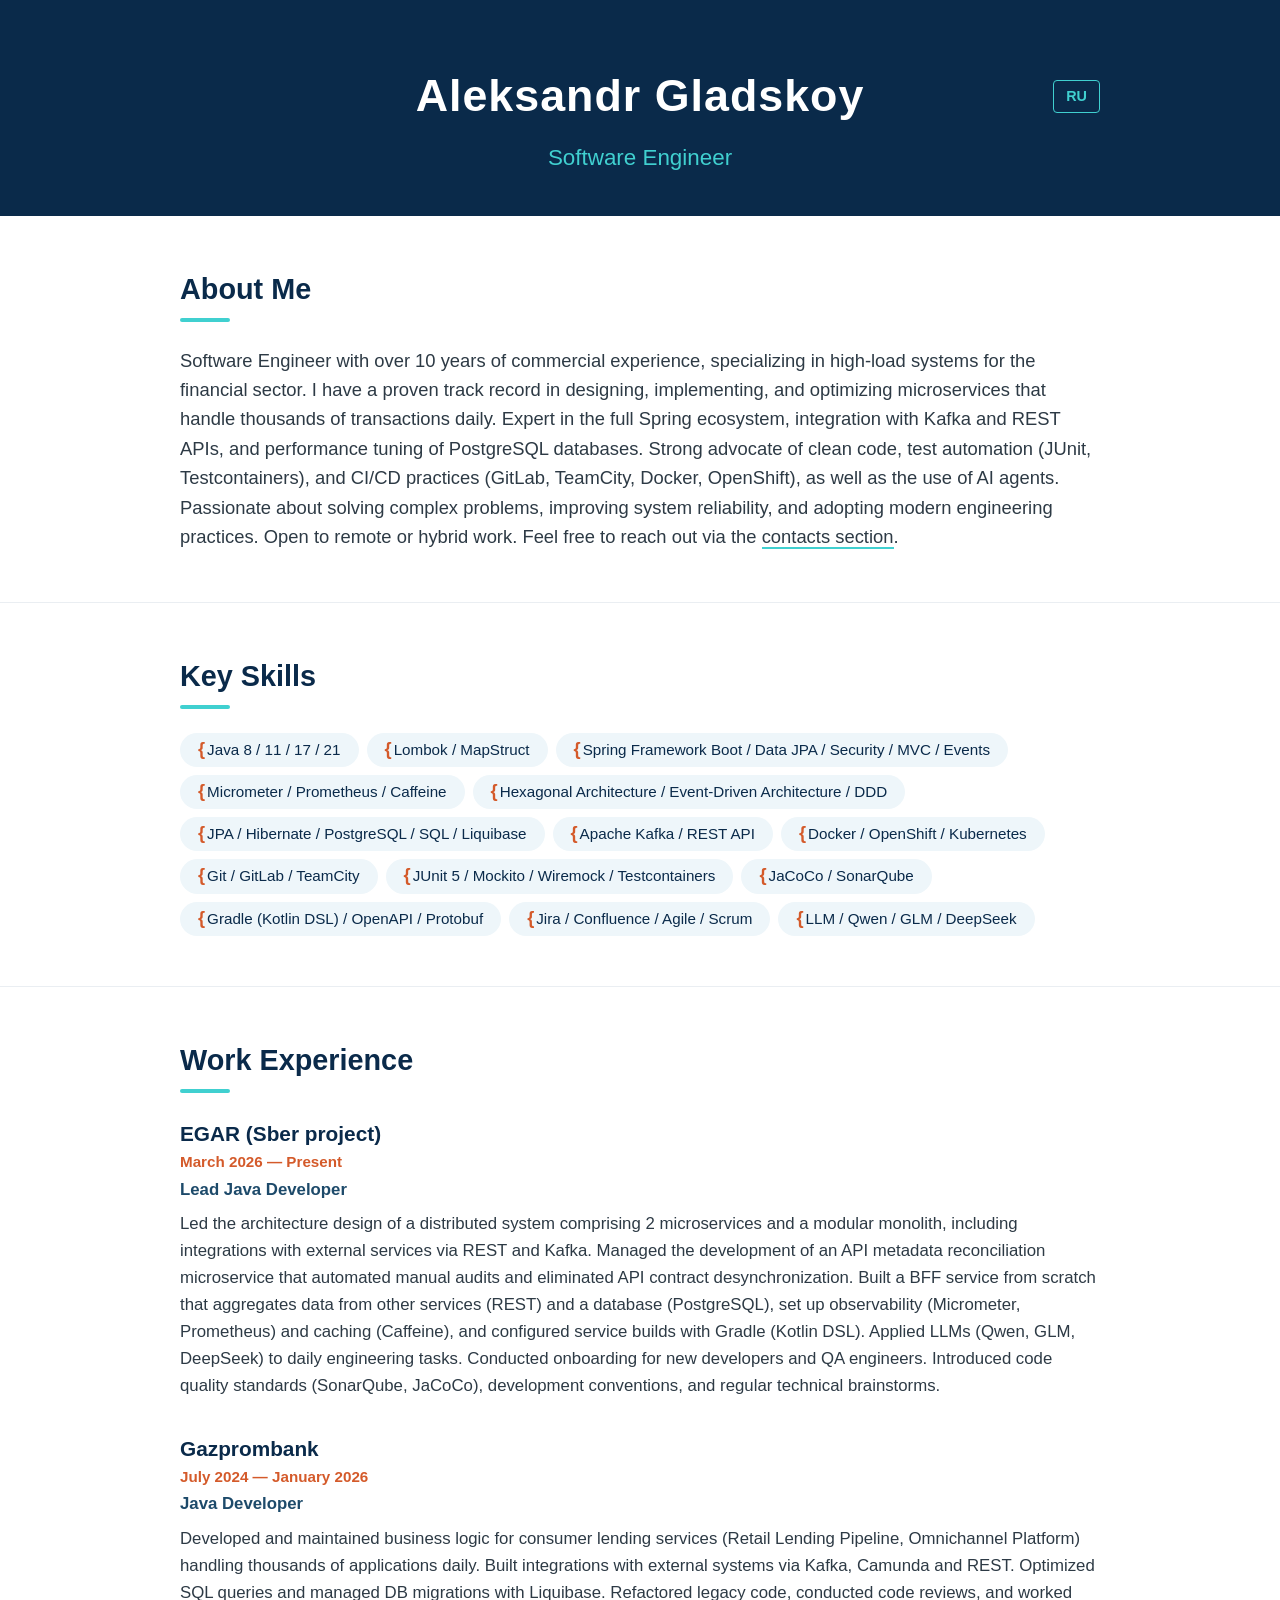
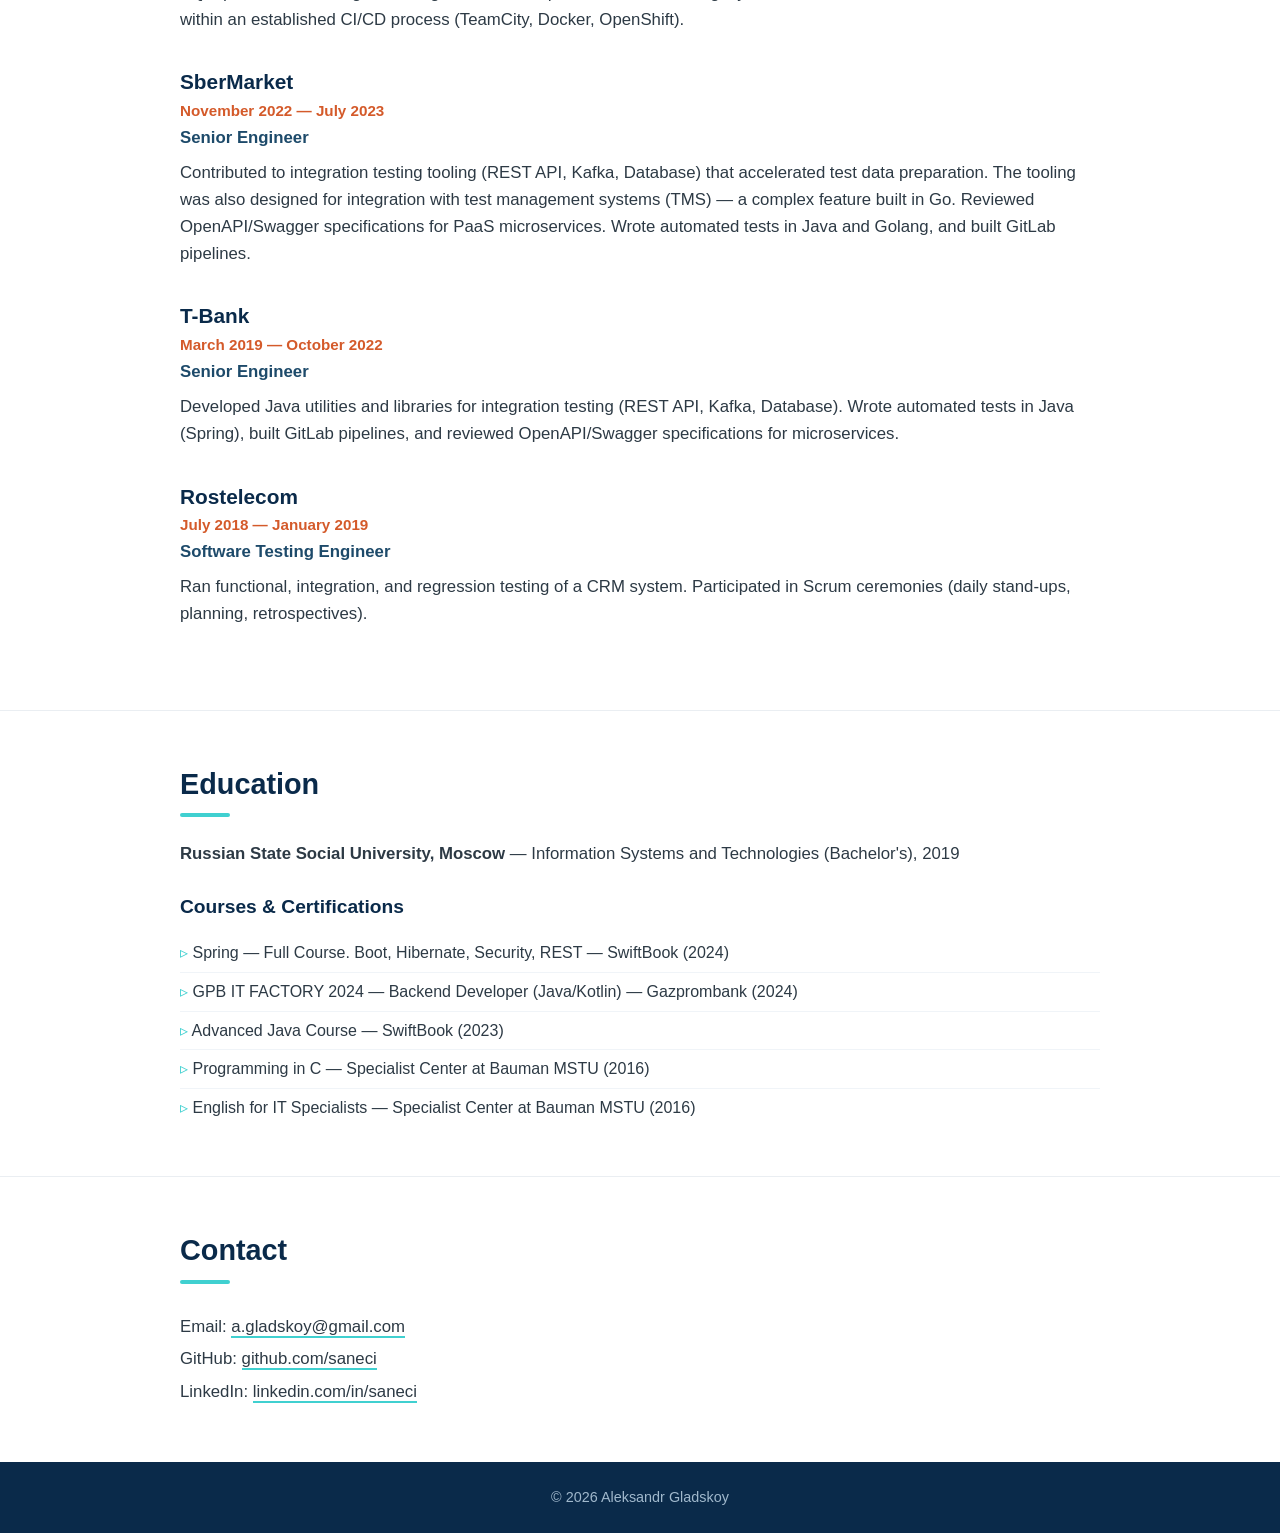
<file: index.html>
<!DOCTYPE html>
<html lang="en">
<head>
    <meta charset="UTF-8">
    <meta name="viewport" content="width=device-width, initial-scale=1.0">
    <title>Aleksandr Gladskoy — Software Engineer</title>
    <meta name="description"
          content="Java Developer with 10 years of experience in banking fintech. I design and build microservices with Java 21, Spring Boot. Integrations via REST and Kafka. Experience: Sber (EGAR), Gazprombank.">
    <meta property="og:type" content="website">
    <meta property="og:url" content="https://saneci.github.io">
    <meta property="og:title" content="Aleksandr Gladskoy — Software Engineer">
    <meta property="og:description"
          content="Backend development with Java and Spring Boot. LLM, Microservices, Kafka, integrations. Experience at Sber and Gazprombank.">
    <meta property="og:image" content="https://saneci.github.io/assets/summary-en.png">
    <meta name="twitter:card" content="summary_large_image">
    <meta name="yandex-verification" content="511efd3ecc623652"/>
    <meta name="google-site-verification" content="O1By9W8fFZM_-fpDkHTsmFrEhDMtBSM1m-poUVagqC4"/>
    <link rel="icon" type="image/svg+xml" href="assets/favicon.svg">
    <link rel="stylesheet" href="css/styles.css">
</head>
<body>
<header>
    <div class="container">
        <h1>Aleksandr Gladskoy</h1>
        <p class="title">Software Engineer</p>
        <a href="index.ru.html" class="lang-switch">RU</a>
    </div>
</header>

<section id="about">
    <div class="container">
        <h2>About Me</h2>
        <p>Software Engineer with over 10 years of commercial experience, specializing in high-load systems for the
            financial sector. I have a proven track record in designing, implementing, and optimizing microservices that
            handle thousands of transactions daily. Expert in the full Spring ecosystem, integration with Kafka and REST
            APIs, and performance tuning of PostgreSQL databases. Strong advocate of clean code, test automation (JUnit,
            Testcontainers), and CI/CD practices (GitLab, TeamCity, Docker, OpenShift), as well as the use of AI agents.
            Passionate about solving complex problems, improving system reliability, and adopting modern engineering
            practices. Open to remote or hybrid work. Feel free to reach out via the
            <a href="#contacts" class="link-decoration">contacts section</a>.</p>
    </div>
</section>

<section id="skills">
    <div class="container">
        <h2>Key Skills</h2>
        <ul>
            <li>Java 8 / 11 / 17 / 21</li>
            <li>Lombok / MapStruct</li>
            <li>Spring Framework Boot / Data JPA / Security / MVC / Events</li>
            <li>Micrometer / Prometheus / Caffeine</li>
            <li>Hexagonal Architecture / Event-Driven Architecture / DDD</li>
            <li>JPA / Hibernate / PostgreSQL / SQL / Liquibase</li>
            <li>Apache Kafka / REST API</li>
            <li>Docker / OpenShift / Kubernetes</li>
            <li>Git / GitLab / TeamCity</li>
            <li>JUnit 5 / Mockito / Wiremock / Testcontainers</li>
            <li>JaCoCo / SonarQube</li>
            <li>Gradle (Kotlin DSL) / OpenAPI / Protobuf</li>
            <li>Jira / Confluence / Agile / Scrum</li>
            <li>LLM / Qwen / GLM / DeepSeek</li>
        </ul>
    </div>
</section>

<section id="experience">
    <div class="container">
        <h2>Work Experience</h2>

        <div class="job">
            <h3>EGAR (Sber project)</h3>
            <p class="period">March 2026 — Present</p>
            <p class="position">Lead Java Developer</p>
            <p>Led the architecture design of a distributed system comprising 2 microservices and a modular monolith,
                including integrations with external services via REST and Kafka. Managed the development of an API
                metadata reconciliation microservice that automated manual audits and eliminated API contract
                desynchronization. Built a BFF service from scratch that aggregates data from other services (REST) and
                a database (PostgreSQL), set up observability (Micrometer, Prometheus) and caching (Caffeine), and
                configured service builds with Gradle (Kotlin DSL). Applied LLMs (Qwen, GLM, DeepSeek) to daily
                engineering tasks. Conducted onboarding for new developers and QA engineers. Introduced code quality
                standards (SonarQube, JaCoCo), development conventions, and regular technical brainstorms.</p>
        </div>

        <div class="job">
            <h3>Gazprombank</h3>
            <p class="period">July 2024 — January 2026</p>
            <p class="position">Java Developer</p>
            <p>Developed and maintained business logic for consumer lending services (Retail Lending Pipeline,
                Omnichannel Platform) handling thousands of applications daily. Built integrations with external systems
                via Kafka, Camunda and REST. Optimized SQL queries and managed DB migrations with Liquibase. Refactored
                legacy code, conducted code reviews, and worked within an established CI/CD process (TeamCity, Docker,
                OpenShift).</p>
        </div>

        <div class="job">
            <h3>SberMarket</h3>
            <p class="period">November 2022 — July 2023</p>
            <p class="position">Senior Engineer</p>
            <p>Contributed to integration testing tooling (REST API, Kafka, Database) that accelerated test data
                preparation. The tooling was also designed for integration with test management systems (TMS) — a
                complex feature built in Go. Reviewed OpenAPI/Swagger specifications for PaaS microservices. Wrote
                automated tests in Java and Golang, and built GitLab pipelines.</p>
        </div>

        <div class="job">
            <h3>T-Bank</h3>
            <p class="period">March 2019 — October 2022</p>
            <p class="position">Senior Engineer</p>
            <p>Developed Java utilities and libraries for integration testing (REST API, Kafka, Database). Wrote
                automated tests in Java (Spring), built GitLab pipelines, and reviewed OpenAPI/Swagger specifications
                for microservices.</p>
        </div>

        <div class="job">
            <h3>Rostelecom</h3>
            <p class="period">July 2018 — January 2019</p>
            <p class="position">Software Testing Engineer</p>
            <p>Ran functional, integration, and regression testing of a CRM system. Participated in Scrum
                ceremonies (daily stand-ups, planning, retrospectives).</p>
        </div>
    </div>
</section>

<section id="education">
    <div class="container">
        <h2>Education</h2>
        <p><strong>Russian State Social University, Moscow</strong> — Information Systems and Technologies (Bachelor's),
            2019</p>

        <h3 style="margin-top: 24px; font-size: 1.2rem; color: #0a2a4a;">Courses & Certifications</h3>
        <ul class="courses">
            <li>Spring — Full Course. Boot, Hibernate, Security, REST — SwiftBook (2024)</li>
            <li>GPB IT FACTORY 2024 — Backend Developer (Java/Kotlin) — Gazprombank (2024)</li>
            <li>Advanced Java Course — SwiftBook (2023)</li>
            <li>Programming in C — Specialist Center at Bauman MSTU (2016)</li>
            <li>English for IT Specialists — Specialist Center at Bauman MSTU (2016)</li>
        </ul>
    </div>
</section>

<section id="contacts">
    <div class="container">
        <h2>Contact</h2>
        <p>Email: <a href="mailto:a.gladskoy@gmail.com" class="link-decoration">a.gladskoy@gmail.com</a></p>
        <p>GitHub: <a href="https://github.com/saneci" class="link-decoration">github.com/saneci</a></p>
        <p>LinkedIn: <a href="https://www.linkedin.com/in/saneci" class="link-decoration">linkedin.com/in/saneci</a></p>
    </div>
</section>

<footer>
    <div class="container">
        <p>&copy; <span id="year"></span> Aleksandr Gladskoy</p>
    </div>
</footer>

<button id="scrollTopBtn" aria-label="Scroll to top"></button>

<script src="js/script.js"></script>
<script data-goatcounter="https://saneci.goatcounter.com/count" async src="https://gc.zgo.at/count.js"></script>
</body>
</html>
</file>
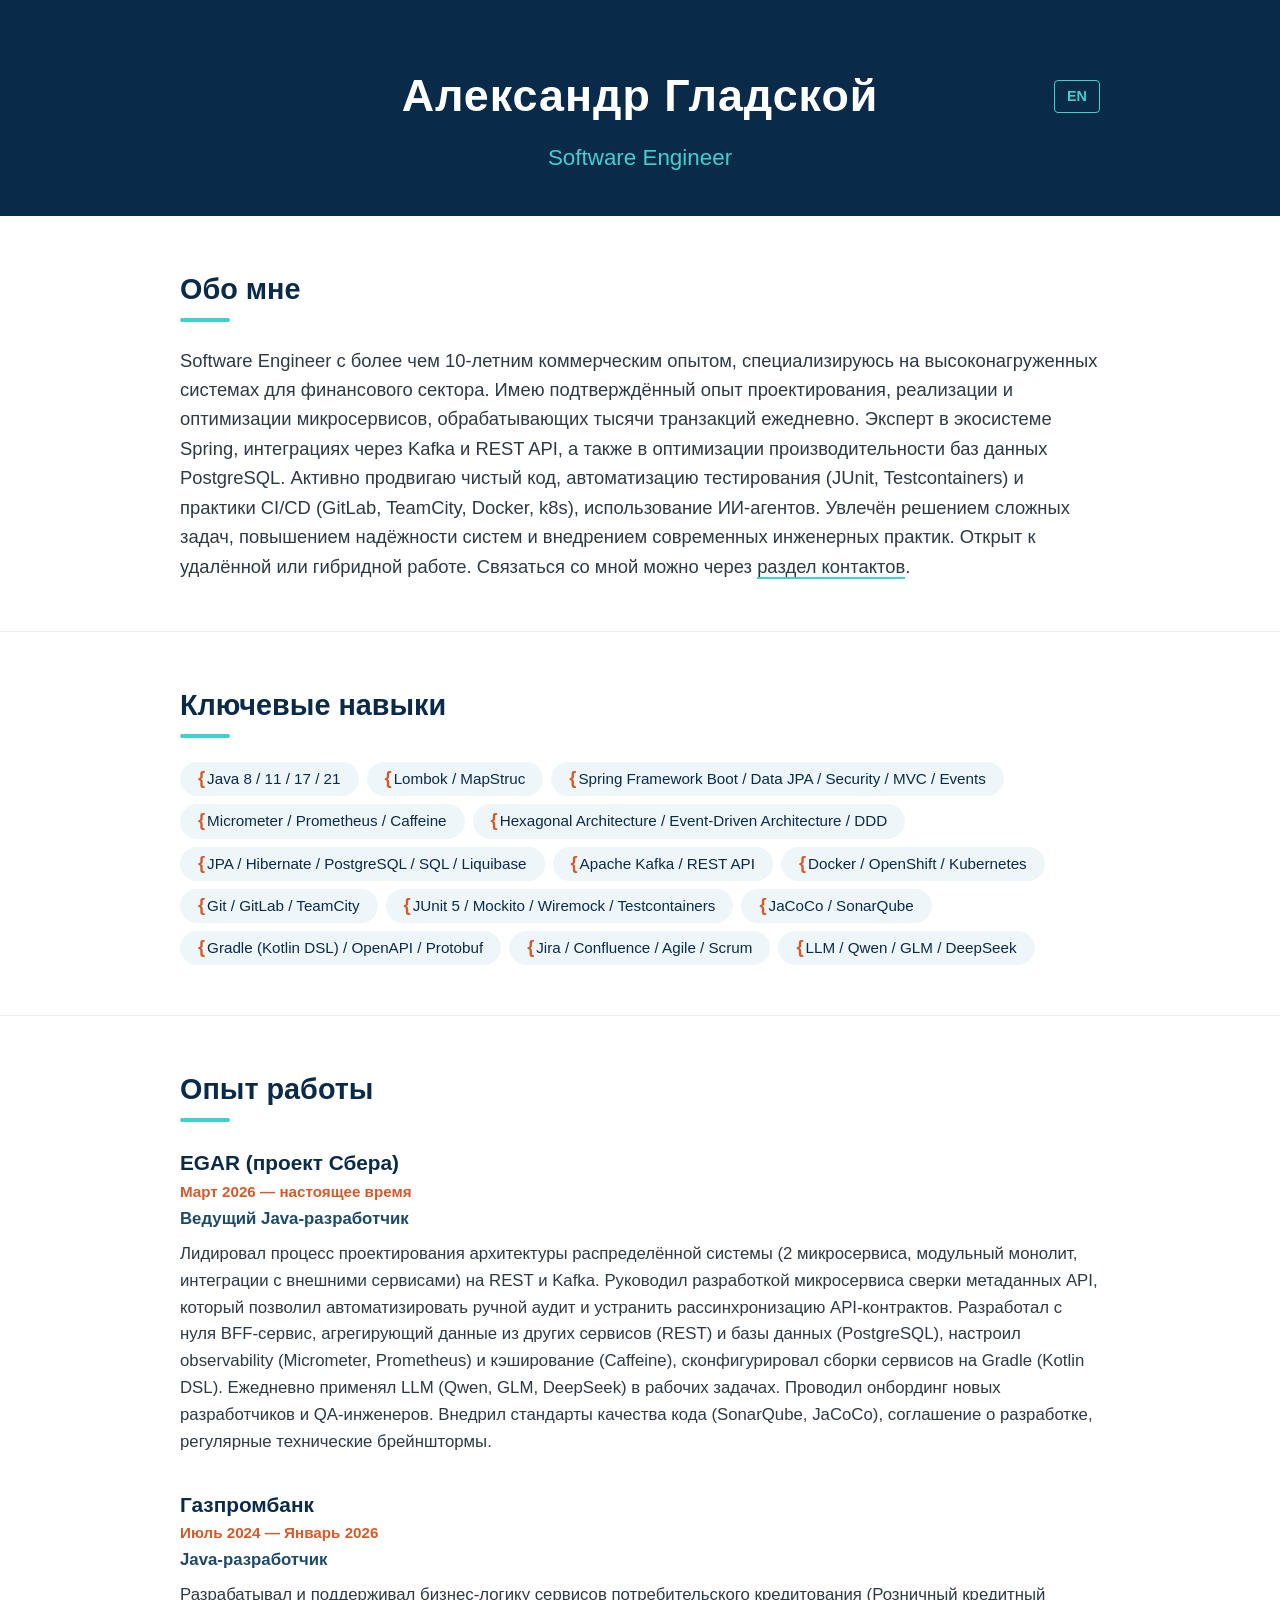
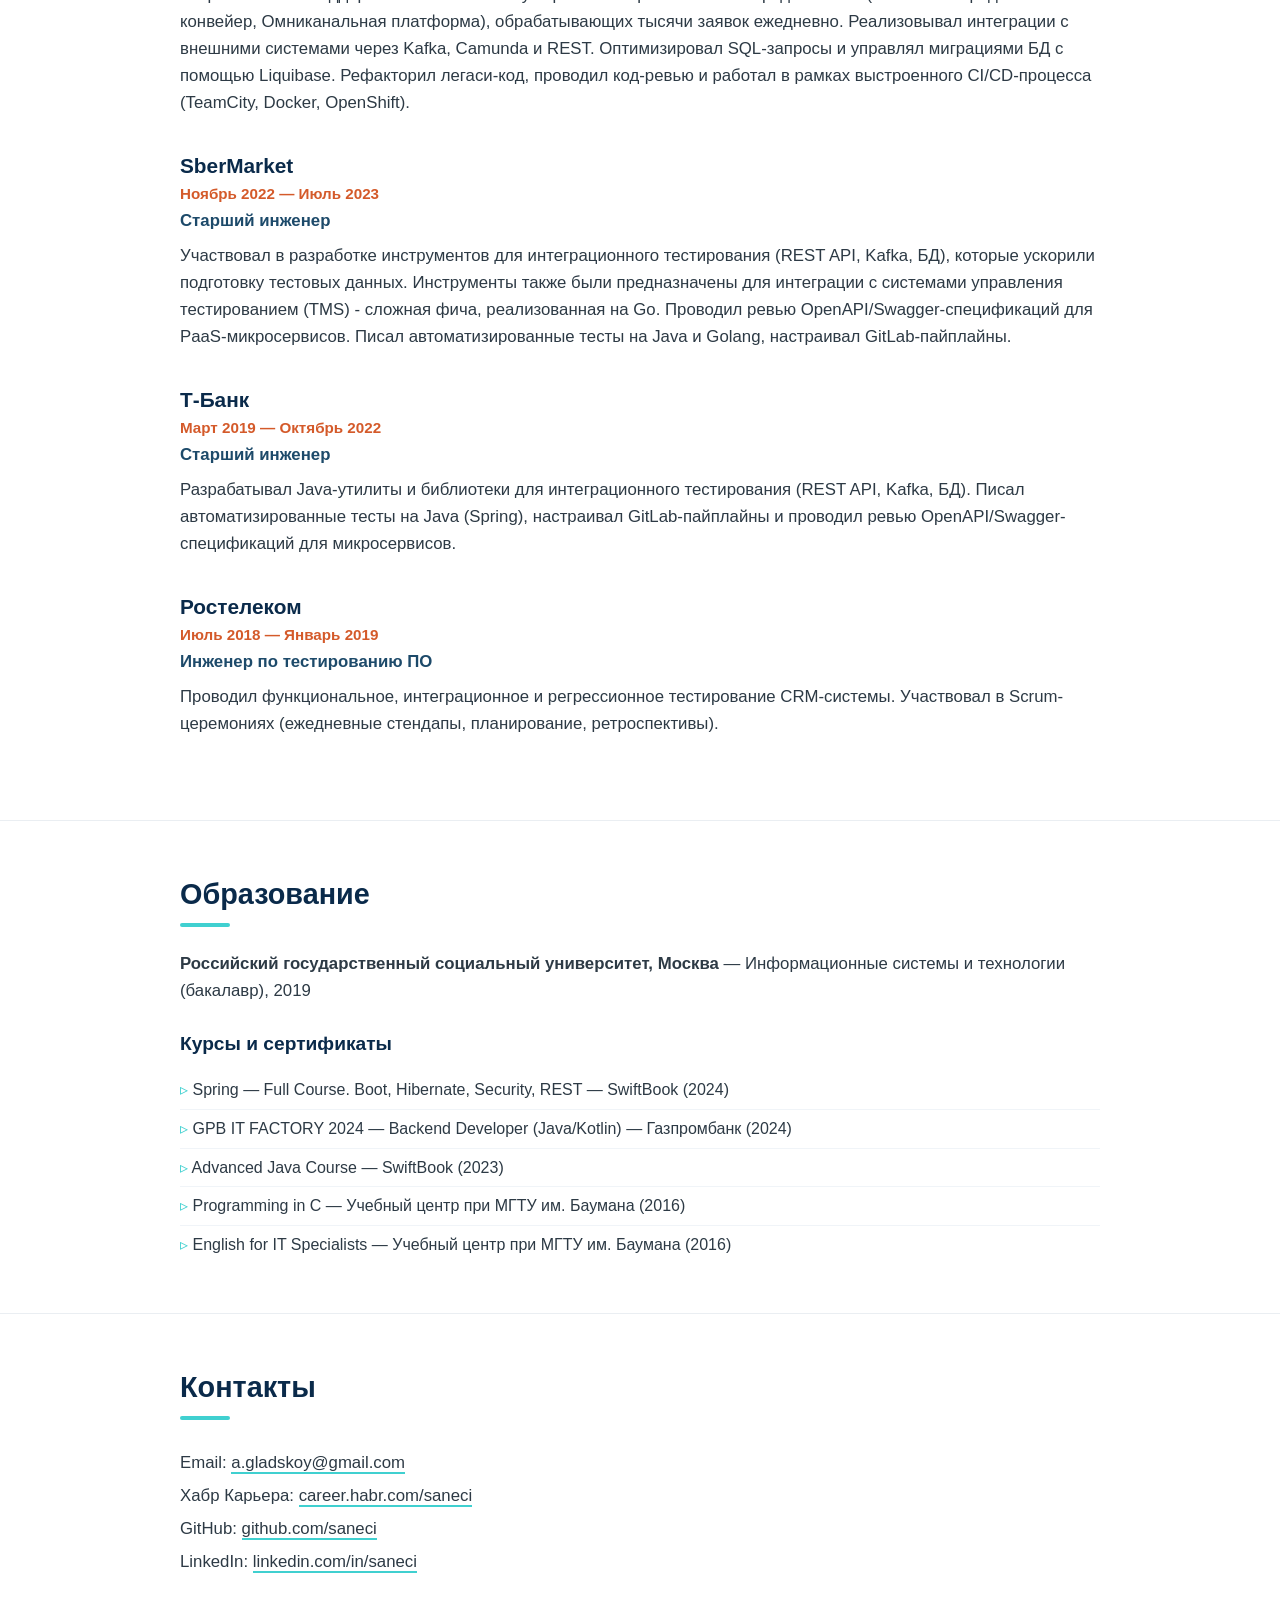
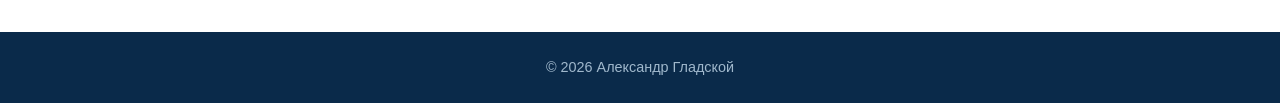
<file: index.ru.html>
<!DOCTYPE html>
<html lang="ru">
<head>
    <meta charset="UTF-8">
    <meta name="viewport" content="width=device-width, initial-scale=1.0">
    <title>Aleksandr Gladskoy — Software Engineer</title>
    <meta name="description"
          content="Java-разработчик с 10-летним опытом в банковском финтехе. Проектирую и разрабатываю микросервисы на Java 21, Spring Boot. Интеграции через REST и Kafka. Опыт: Сбер (EGAR), Газпромбанк.">
    <meta property="og:type" content="website">
    <meta property="og:url" content="https://saneci.github.io">
    <meta property="og:title" content="Александр Гладской — Инженер по разработке программного обеспечения">
    <meta property="og:description"
          content="Backend-разработка на Java и Spring Boot. LLM, Микросервисы, Kafka, интеграции. Опыт в Сбере и Газпромбанке.">
    <meta property="og:image" content="https://saneci.github.io/assets/summary-ru.png">
    <meta name="twitter:card" content="summary_large_image">
    <link rel="icon" type="image/svg+xml" href="assets/favicon.svg">
    <link rel="stylesheet" href="css/styles.css">
</head>
<body>
<header>
    <div class="container">
        <h1>Александр Гладской</h1>
        <p class="title">Software Engineer</p>
        <a href="https://saneci.github.io" class="lang-switch">EN</a>
    </div>
</header>

<section id="about">
    <div class="container">
        <h2>Обо мне</h2>
        <p>Software Engineer с более чем 10-летним коммерческим опытом, специализируюсь на высоконагруженных системах
            для финансового сектора. Имею подтверждённый опыт проектирования, реализации и оптимизации микросервисов,
            обрабатывающих тысячи транзакций ежедневно. Эксперт в экосистеме Spring, интеграциях через Kafka и REST
            API, а также в оптимизации производительности баз данных PostgreSQL. Активно продвигаю чистый код,
            автоматизацию тестирования (JUnit, Testcontainers) и практики CI/CD (GitLab, TeamCity, Docker, k8s),
            использование ИИ-агентов. Увлечён решением сложных задач, повышением надёжности систем и внедрением
            современных инженерных практик. Открыт к удалённой или гибридной работе. Связаться со мной можно через
            <a href="#contacts" class="link-decoration">раздел контактов</a>.</p>
    </div>
</section>

<section id="skills">
    <div class="container">
        <h2>Ключевые навыки</h2>
        <ul>
            <li>Java 8 / 11 / 17 / 21</li>
            <li>Lombok / MapStruc</li>
            <li>Spring Framework Boot / Data JPA / Security / MVC / Events</li>
            <li>Micrometer / Prometheus / Caffeine</li>
            <li>Hexagonal Architecture / Event-Driven Architecture / DDD</li>
            <li>JPA / Hibernate / PostgreSQL / SQL / Liquibase</li>
            <li>Apache Kafka / REST API</li>
            <li>Docker / OpenShift / Kubernetes</li>
            <li>Git / GitLab / TeamCity</li>
            <li>JUnit 5 / Mockito / Wiremock / Testcontainers</li>
            <li>JaCoCo / SonarQube</li>
            <li>Gradle (Kotlin DSL) / OpenAPI / Protobuf</li>
            <li>Jira / Confluence / Agile / Scrum</li>
            <li>LLM / Qwen / GLM / DeepSeek</li>
        </ul>
    </div>
</section>

<section id="experience">
    <div class="container">
        <h2>Опыт работы</h2>

        <div class="job">
            <h3>EGAR (проект Сбера)</h3>
            <p class="period">Март 2026 — настоящее время</p>
            <p class="position">Ведущий Java-разработчик</p>
            <p>Лидировал процесс проектирования архитектуры распределённой системы (2 микросервиса, модульный монолит,
                интеграции с внешними сервисами) на REST и Kafka. Руководил разработкой микросервиса сверки метаданных
                API, который позволил автоматизировать ручной аудит и устранить рассинхронизацию API-контрактов.
                Разработал с нуля BFF-сервис, агрегирующий данные из других сервисов (REST) и базы данных (PostgreSQL),
                настроил observability (Micrometer, Prometheus) и кэширование (Caffeine), сконфигурировал сборки
                сервисов на Gradle (Kotlin DSL). Ежедневно применял LLM (Qwen, GLM, DeepSeek) в рабочих задачах.
                Проводил онбординг новых разработчиков и QA-инженеров. Внедрил стандарты качества кода  (SonarQube,
                JaCoCo), соглашение о разработке, регулярные технические брейнштормы.</p>
        </div>

        <div class="job">
            <h3>Газпромбанк</h3>
            <p class="period">Июль 2024 — Январь 2026</p>
            <p class="position">Java-разработчик</p>
            <p>Разрабатывал и поддерживал бизнес-логику сервисов потребительского кредитования (Розничный кредитный
                конвейер, Омниканальная платформа), обрабатывающих тысячи заявок ежедневно. Реализовывал интеграции с
                внешними системами через Kafka, Camunda и REST. Оптимизировал SQL-запросы и управлял миграциями БД с
                помощью Liquibase. Рефакторил легаси-код, проводил код-ревью и работал в рамках выстроенного
                CI/CD-процесса (TeamCity, Docker, OpenShift).</p>
        </div>

        <div class="job">
            <h3>SberMarket</h3>
            <p class="period">Ноябрь 2022 — Июль 2023</p>
            <p class="position">Старший инженер</p>
            <p>Участвовал в разработке инструментов для интеграционного тестирования (REST API, Kafka, БД), которые
                ускорили подготовку тестовых данных. Инструменты также были предназначены для интеграции с системами
                управления тестированием (TMS) - сложная фича, реализованная на Go. Проводил ревью
                OpenAPI/Swagger-спецификаций для PaaS-микросервисов. Писал автоматизированные тесты на Java и Golang,
                настраивал GitLab-пайплайны.</p>
        </div>

        <div class="job">
            <h3>Т-Банк</h3>
            <p class="period">Март 2019 — Октябрь 2022</p>
            <p class="position">Старший инженер</p>
            <p>Разрабатывал Java-утилиты и библиотеки для интеграционного тестирования (REST API, Kafka, БД). Писал
                автоматизированные тесты на Java (Spring), настраивал GitLab-пайплайны и проводил ревью
                OpenAPI/Swagger-спецификаций для микросервисов.</p>
        </div>

        <div class="job">
            <h3>Ростелеком</h3>
            <p class="period">Июль 2018 — Январь 2019</p>
            <p class="position">Инженер по тестированию ПО</p>
            <p>Проводил функциональное, интеграционное и регрессионное тестирование CRM-системы. Участвовал в
                Scrum-церемониях (ежедневные стендапы, планирование, ретроспективы).</p>
        </div>
    </div>
</section>

<section id="education">
    <div class="container">
        <h2>Образование</h2>
        <p><strong>Российский государственный социальный университет, Москва</strong> — Информационные системы и
            технологии (бакалавр), 2019</p>

        <h3 style="margin-top: 24px; font-size: 1.2rem; color: #0a2a4a;">Курсы и сертификаты</h3>
        <ul class="courses">
            <li>Spring — Full Course. Boot, Hibernate, Security, REST — SwiftBook (2024)</li>
            <li>GPB IT FACTORY 2024 — Backend Developer (Java/Kotlin) — Газпромбанк (2024)</li>
            <li>Advanced Java Course — SwiftBook (2023)</li>
            <li>Programming in C — Учебный центр при МГТУ им. Баумана (2016)</li>
            <li>English for IT Specialists — Учебный центр при МГТУ им. Баумана (2016)</li>
        </ul>
    </div>
</section>

<section id="contacts">
    <div class="container">
        <h2>Контакты</h2>
        <p>Email: <a href="mailto:a.gladskoy@gmail.com" class="link-decoration">a.gladskoy@gmail.com</a></p>
        <p>Хабр Карьера: <a href="https://career.habr.com/saneci" class="link-decoration">career.habr.com/saneci</a></p>
        <p>GitHub: <a href="https://github.com/saneci" class="link-decoration">github.com/saneci</a></p>
        <p>LinkedIn: <a href="https://www.linkedin.com/in/saneci" class="link-decoration">linkedin.com/in/saneci</a></p>
    </div>
</section>

<footer>
    <div class="container">
        <p>&copy; <span id="year"></span> Александр Гладской</p>
    </div>
</footer>

<button id="scrollTopBtn" aria-label="Наверх"></button>

<script src="js/script.js"></script>
<script data-goatcounter="https://saneci.goatcounter.com/count" async src="https://gc.zgo.at/count.js"></script>
</body>
</html>
</file>
<file: css/styles.css>
/* ==========================================================================
   1. Tokens (CSS Custom Properties)
   ========================================================================== */
:root {
    --color-navy: #0a2a4a;
    --color-navy-light: #1d4a6a;
    --color-teal: #40d0d0;
    --color-orange: #d45a2a;
    --color-text: #2d3a45;
    --color-text-muted: #a0b8cc;
    --color-bg: #ffffff;
    --color-bg-soft: #eef6fa;
    --color-border: #eaeef2;
    --color-border-soft: #f0f4f8;

    --font-sans: -apple-system, BlinkMacSystemFont, "Segoe UI", Roboto, Helvetica, Arial, sans-serif;

    --radius-sm: 4px;
    --radius-md: 24px;

    --transition-fast: 0.2s;
}

/* ==========================================================================
   2. Reset & Base
   ========================================================================== */
* {
    margin: 0;
    padding: 0;
    box-sizing: border-box;
}

body {
    font-family: var(--font-sans);
    line-height: 1.6;
    color: #1a1a1a;
    background-color: var(--color-bg);
}

/* Единый стиль фокуса для интерактивных элементов */
.lang-switch:focus-visible,
.link-decoration:focus-visible,
#scrollTopBtn:focus-visible {
    outline: 2px solid var(--color-orange);
    outline-offset: 2px;
}

/* ==========================================================================
   3. Layout
   ========================================================================== */
.container {
    max-width: 960px;
    margin: 0 auto;
    padding: 0 20px;
}

header {
    background-color: var(--color-navy);
    color: var(--color-bg);
    padding: 60px 0 40px;
    text-align: center;
}

header .container {
    position: relative;
}

header h1 {
    font-size: 2.8rem;
    font-weight: 700;
    letter-spacing: 1px;
}

header .title {
    font-size: 1.4rem;
    color: var(--color-teal);
    margin-top: 8px;
    font-weight: 300;
}

section {
    padding: 50px 0;
    border-bottom: 1px solid var(--color-border);
}

section:last-of-type {
    border-bottom: none;
}

footer {
    background-color: var(--color-navy);
    color: var(--color-text-muted);
    text-align: center;
    padding: 24px 0;
    font-size: 0.9rem;
}

footer .container p {
    margin: 0;
}

/* ==========================================================================
   4. Typography
   ========================================================================== */
h2 {
    font-size: 1.8rem;
    color: var(--color-navy);
    margin-bottom: 24px;
    position: relative;
    display: inline-block;
}

h2::after {
    content: '';
    display: block;
    width: 50px;
    height: 4px;
    background-color: var(--color-teal);
    margin-top: 6px;
    border-radius: 2px;
}

/* ==========================================================================
   5. Components
   ========================================================================== */

/* --- Language switch ----------------------------------------------------- */

.lang-switch {
    position: absolute;
    top: 20px;
    right: 20px;
    color: var(--color-teal);
    font-weight: 600;
    text-decoration: none;
    border: 1px solid var(--color-teal);
    padding: 4px 12px;
    border-radius: var(--radius-sm);
    font-size: 0.9rem;
    transition: background-color var(--transition-fast), color var(--transition-fast);
}

.lang-switch:hover {
    background-color: var(--color-teal);
    color: var(--color-navy);
}

/* --- Sections content --------------------------------------------------- */

#about p {
    font-size: 1.15rem;
    color: var(--color-text);
}

#education p,
#contacts p {
    font-size: 1.05rem;
    color: var(--color-text);
}

#contacts p {
    margin: 6px 0;
}

/* --- Skills ------------------------------------------------------------- */

#skills ul {
    display: flex;
    flex-wrap: wrap;
    align-items: flex-start;
    gap: 8px;
    list-style: none;
    padding: 0;
    margin: 0;
}

#skills li {
    display: inline-flex;
    align-items: center;
    gap: 2px;
    background-color: var(--color-bg-soft);
    color: var(--color-navy);
    padding: 8px 18px;
    border-radius: var(--radius-md);
    font-size: 0.95rem;
    font-weight: 500;
    line-height: 1.2;
}

#skills li::before {
    content: '{';
    color: var(--color-orange);
    font-weight: 700;
    font-size: 1.2em;
    line-height: 1;
    transform: translateY(-1px);
}

/* --- Job / Experience --------------------------------------------------- */

.job {
    margin-bottom: 32px;
}

.job h3 {
    font-size: 1.3rem;
    color: var(--color-navy);
}

.job .period {
    color: var(--color-orange);
    font-weight: 600;
    font-size: 0.95rem;
}

.job .position {
    font-weight: 600;
    color: var(--color-navy-light);
    margin: 2px 0 8px;
}

.job p {
    font-size: 1.05rem;
    color: var(--color-text);
}

/* --- Courses ------------------------------------------------------------ */

.courses {
    list-style: none;
    padding: 0;
    margin-top: 12px;
}

.courses li {
    padding: 6px 0;
    color: var(--color-text);
    border-bottom: 1px solid var(--color-border-soft);
}

.courses li:last-child {
    border-bottom: none;
}

.courses li::before {
    content: '▹ ';
    color: var(--color-teal);
}

/* --- Links -------------------------------------------------------------- */

.link-decoration {
    color: inherit;
    font-weight: 500;
    text-decoration: none;
    border-bottom: 2px solid var(--color-teal);
    transition: color var(--transition-fast), border-bottom-color var(--transition-fast);
}

.link-decoration:visited {
    color: inherit;
    border-bottom-color: var(--color-teal);
}

.link-decoration:hover {
    color: var(--color-orange);
    border-bottom-color: var(--color-orange);
}

/* --- Scroll-to-top button ---------------------------------------------- */

#scrollTopBtn {
    position: fixed;
    right: 10%;
    bottom: 10%;
    width: 48px;
    height: 48px;
    padding: 0;
    border: none;
    border-radius: 50%;
    background-color: var(--color-navy-light);
    cursor: pointer;
    opacity: 0;
    visibility: hidden;
    display: flex;
    align-items: center;
    justify-content: center;
    box-shadow: 0 4px 12px rgba(10, 42, 74, 0.15);
    transition: opacity var(--transition-fast),
    visibility var(--transition-fast),
    background-color var(--transition-fast),
    transform var(--transition-fast);
    z-index: 1000;
}

#scrollTopBtn.visible {
    opacity: 1;
    visibility: visible;
}

#scrollTopBtn::before {
    content: '';
    display: block;
    width: 14px;
    height: 14px;
    border-top: 2px solid var(--color-teal);
    border-left: 2px solid var(--color-teal);
    transform: rotate(45deg);
    margin-top: 4px;
    transition: border-color var(--transition-fast);
}

#scrollTopBtn:hover {
    background-color: var(--color-teal);
    transform: translateY(-2px);
}

#scrollTopBtn:hover::before {
    border-top-color: var(--color-navy);
    border-left-color: var(--color-navy);
}

/* ==========================================================================
   6. Media Queries
   ========================================================================== */

/* --- Touch devices: neutralize hover ------------------------------------ */

@media (hover: none) {
    #scrollTopBtn:hover {
        background-color: var(--color-navy-light);
        transform: none;
    }

    #scrollTopBtn:hover::before {
        border-top-color: var(--color-teal);
        border-left-color: var(--color-teal);
    }
}


/* --- Small screens ------------------------------------------------------ */

@media (max-width: 768px) {
    .container {
        padding: 0 16px;
    }

    header {
        padding: 4vh 0;
    }

    header h1 {
        font-size: 1.4rem;
        letter-spacing: 0;
    }

    header .title {
        font-size: 1rem;
        margin-top: 4px;
    }

    .lang-switch {
        top: 12px;
        right: 12px;
        font-size: 0.75rem;
        padding: 3px 8px;
    }

    section {
        padding: 32px 0;
    }

    h2 {
        font-size: 1.2rem;
        margin-bottom: 16px;
    }

    #about p {
        font-size: 1rem;
    }

    #skills ul {
        gap: 6px;
    }

    #skills li {
        padding: 5px 12px;
        font-size: 0.8rem;
        gap: 2px;
    }

    #skills li::before {
        font-size: 1.2em;
    }

    .job h3 {
        font-size: 1.1rem;
    }

    .job .period {
        font-size: 0.85rem;
    }

    .job .position {
        font-size: 0.95rem;
    }

    .job p {
        font-size: 0.95rem;
    }

    #education p {
        font-size: 0.95rem;
    }

    .courses li {
        font-size: 0.9rem;
        padding: 4px 0;
    }

    #contacts p {
        font-size: 0.95rem;
    }

    #scrollTopBtn {
        width: 40px;
        height: 40px;
        right: 16px;
        bottom: 16px;
    }

    #scrollTopBtn::before {
        width: 12px;
        height: 12px;
    }
}
</file>
